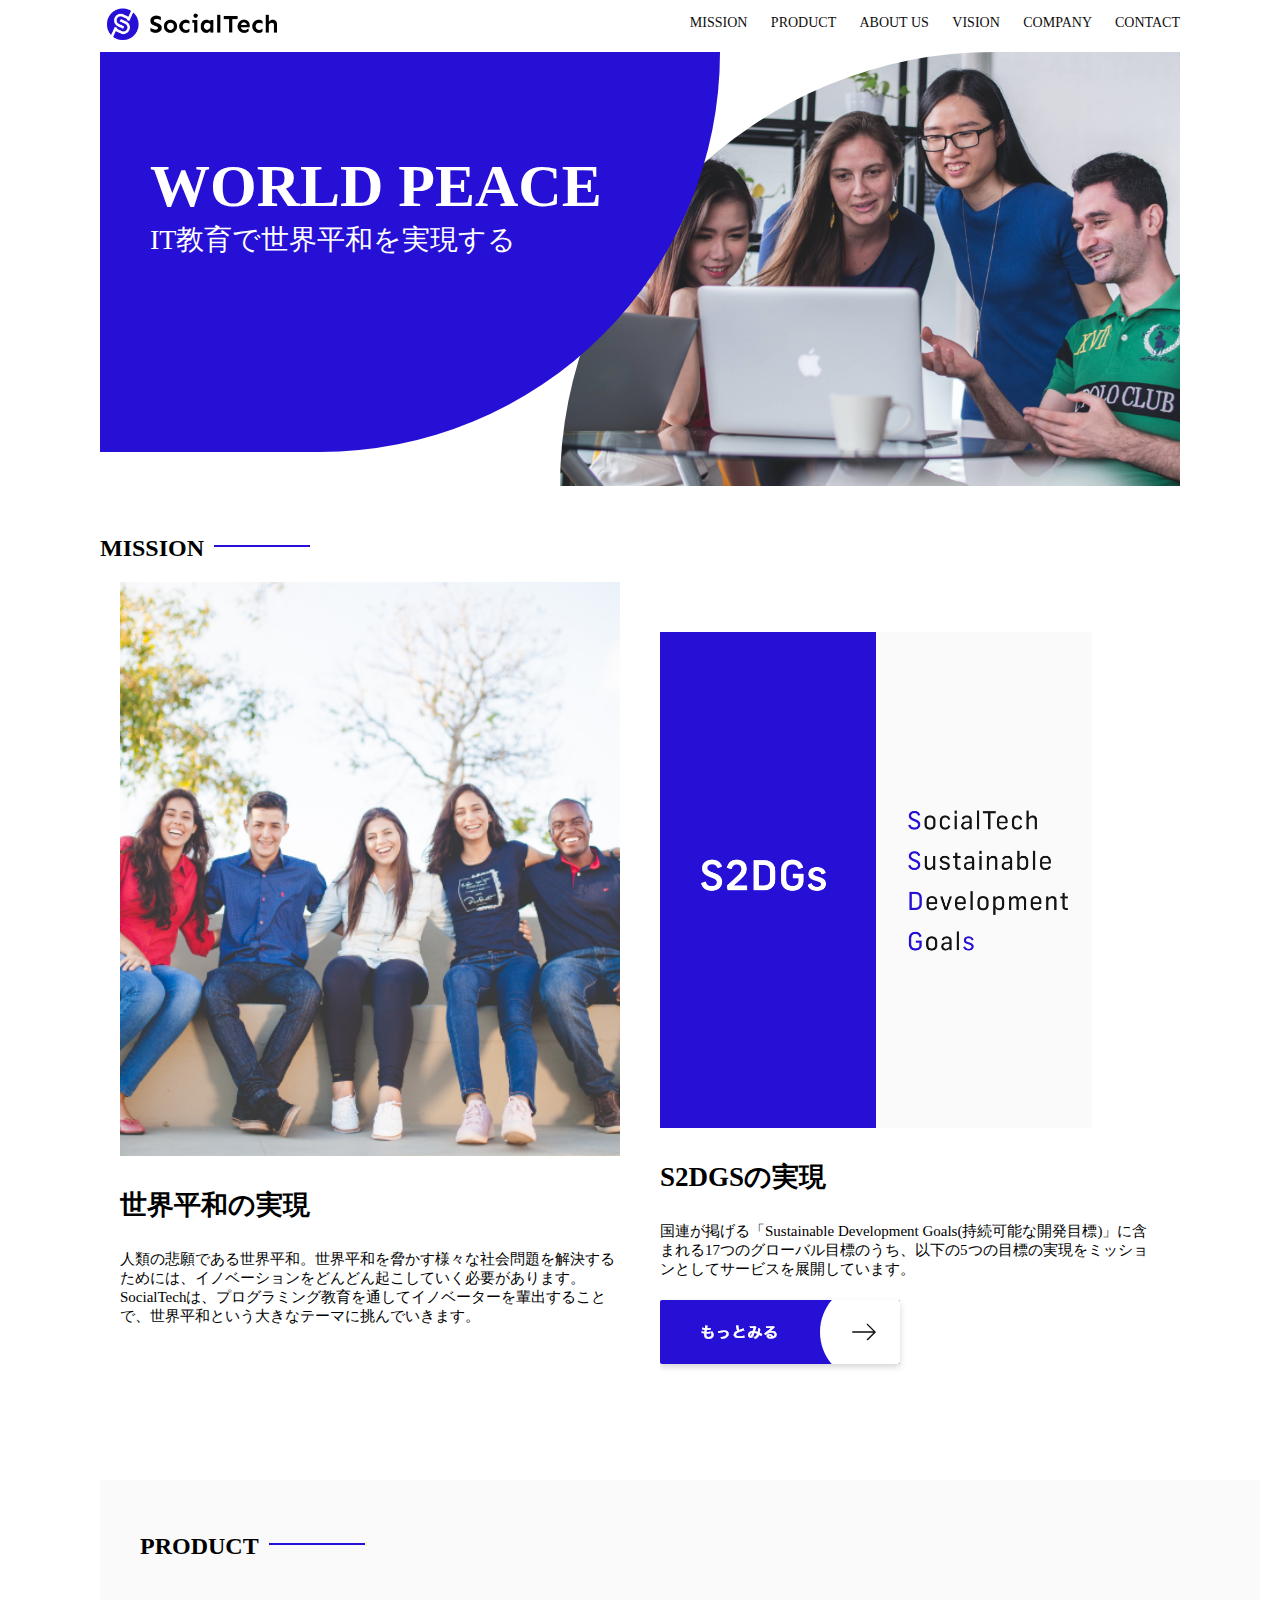
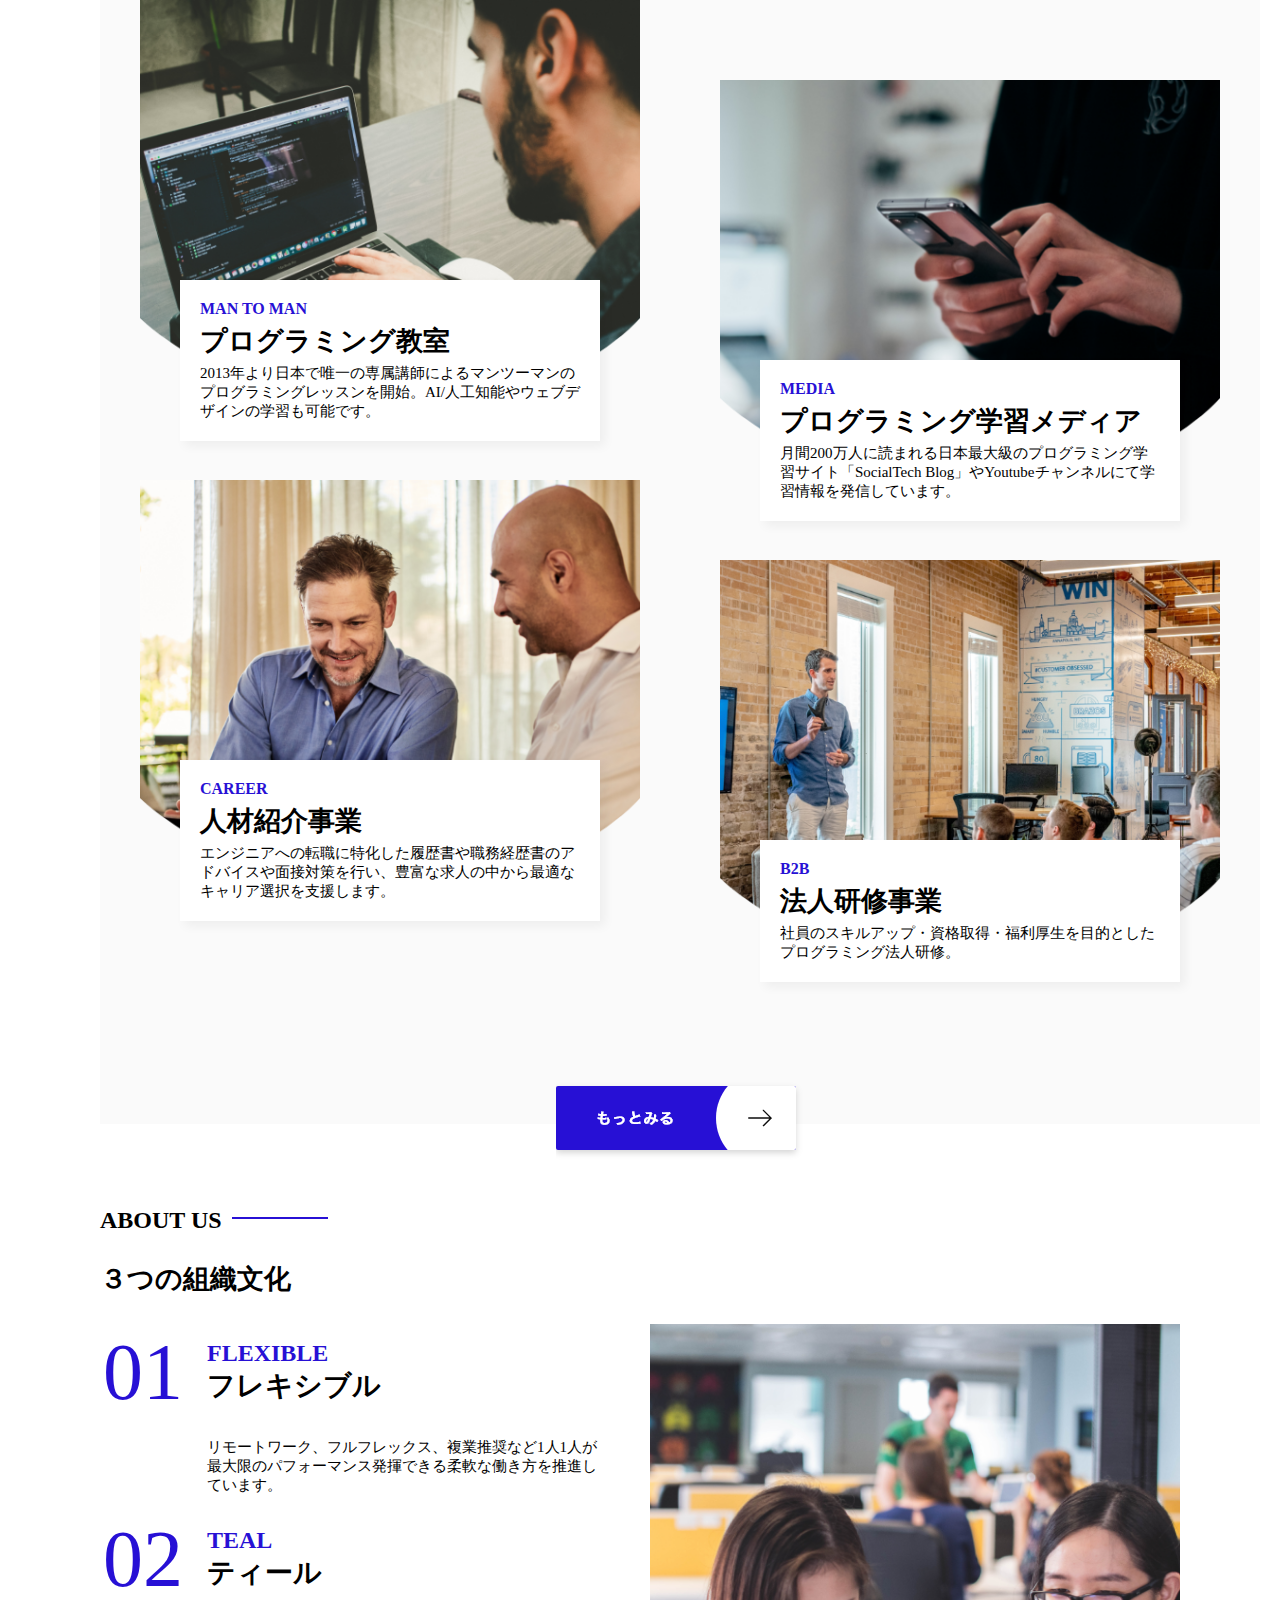
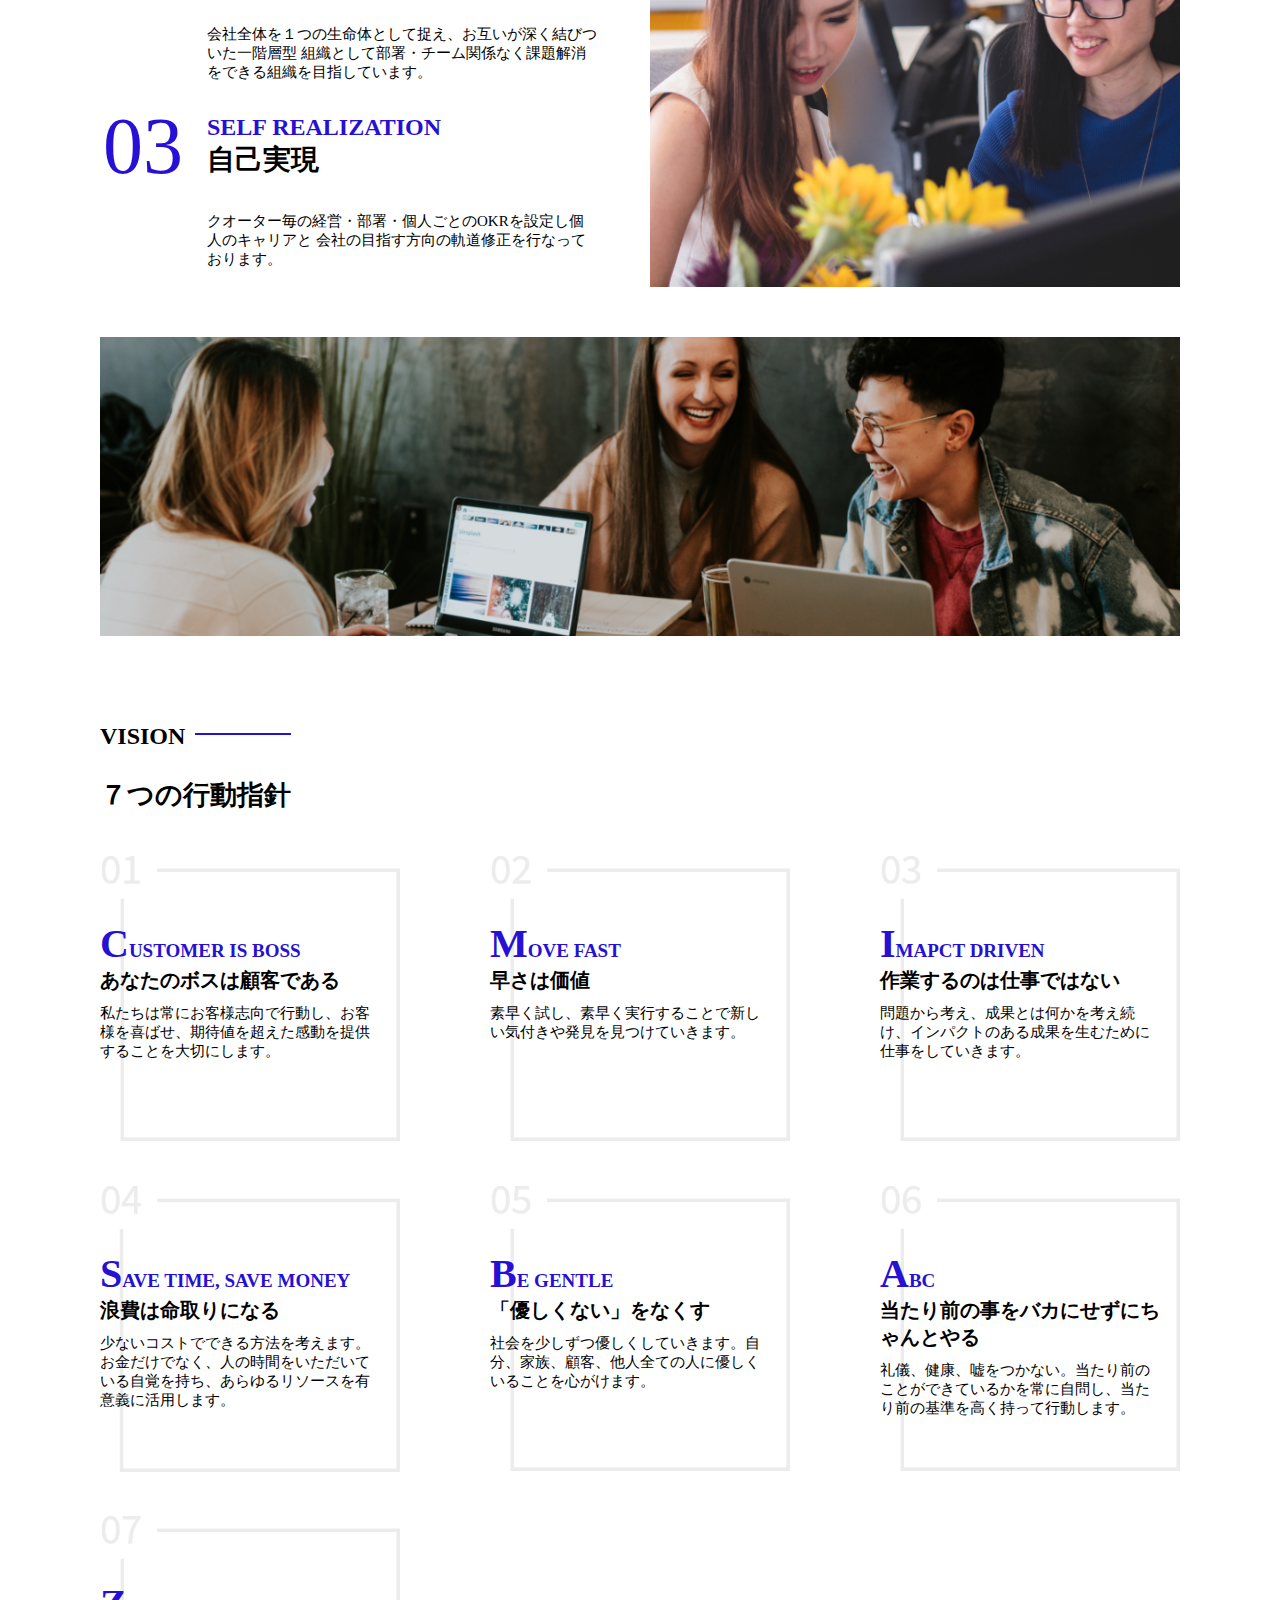
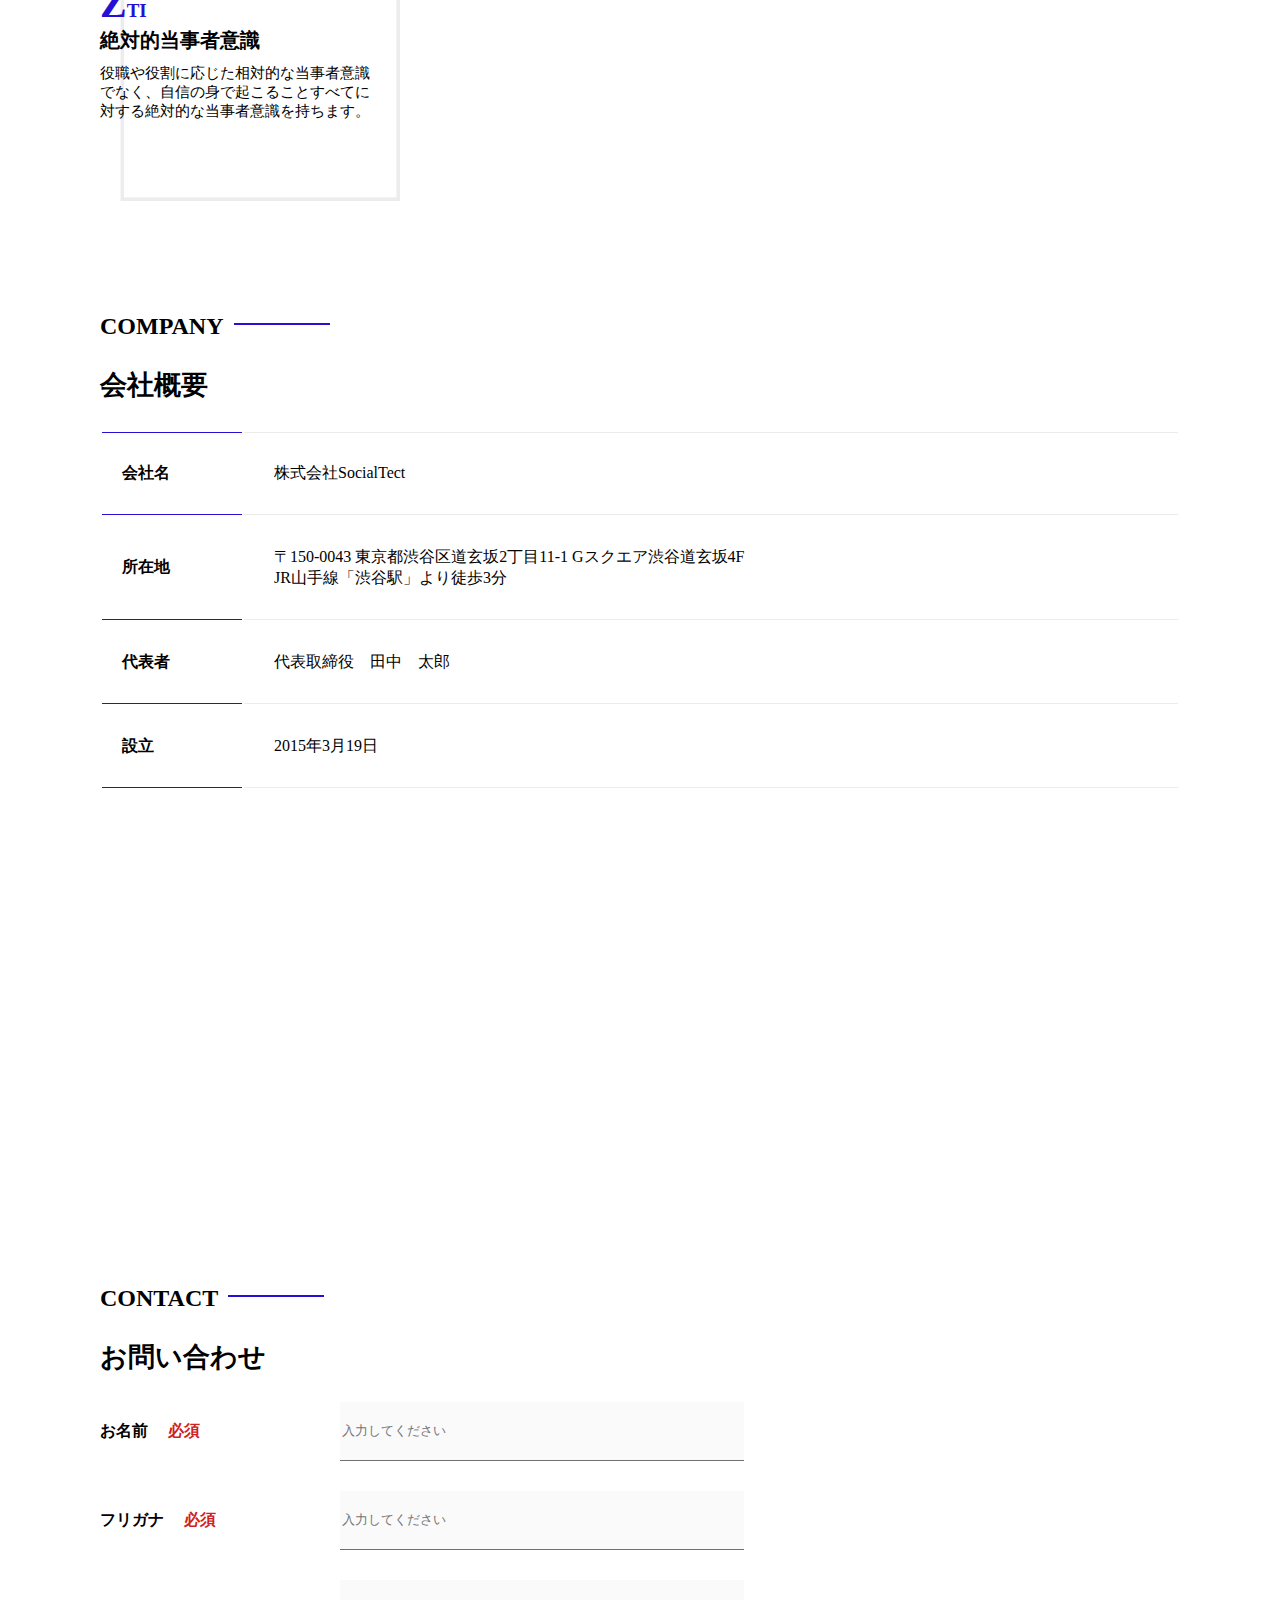
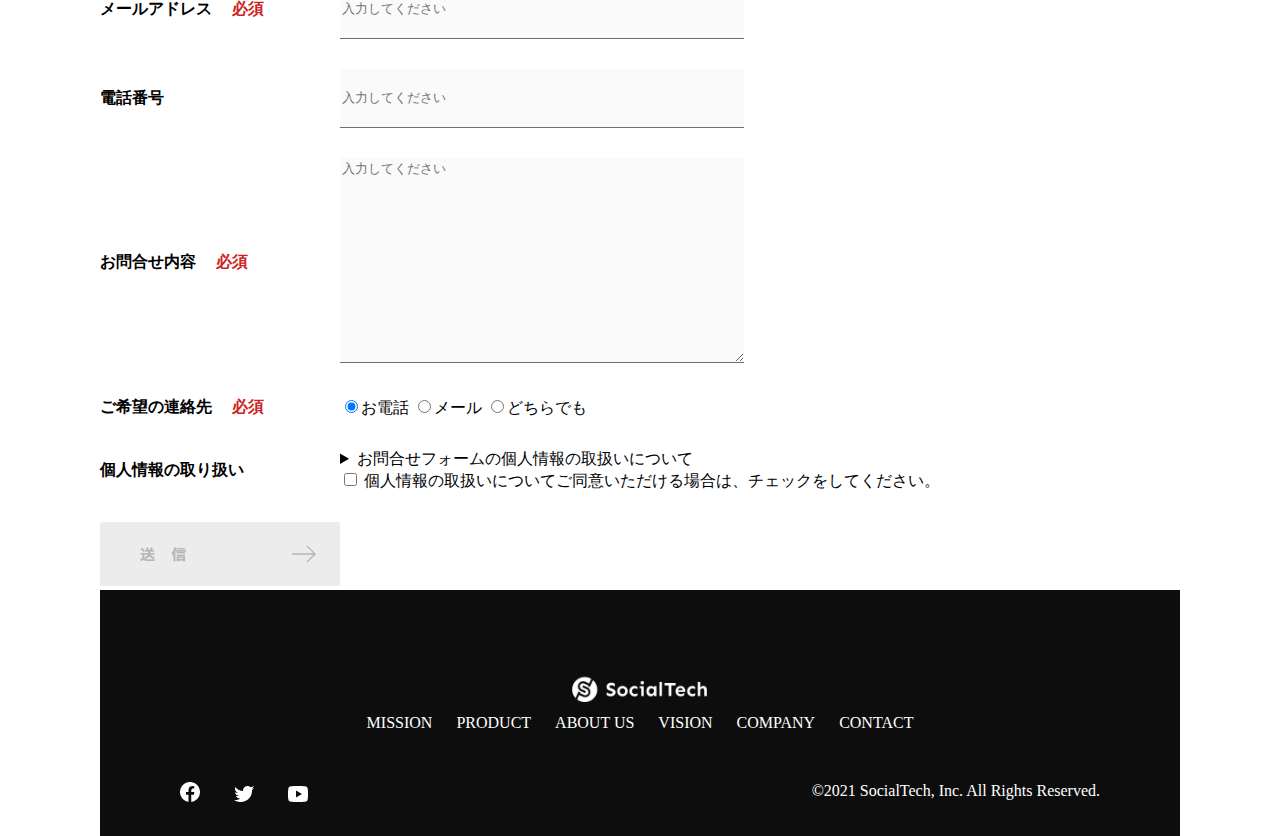
<file: index.html>
<!DOCTYPE html>
  <html>
    <head>
      <title>SocialTech</title>
      <meta charset="utf-8">
      <meta name="desciption" content="SocialTechはEdTech業界のリーディングカンパニーを目指します。">
      <meta name="viewport" content="width=device-width, initial-scale=1.0">
      <link rel="stylesheet" href="style.css">
      </head>
    <body>
      <!--　ヘッダー　-->
      <header>
        <!-- ロゴ -->
        <a href="index.html" id="logo"><img src="images/logo.png" alt="トップページに戻る"></a>
        <!-- PC用ナビゲーション -->
        <nav id="nav-pc">
          <a href="mission.html">MISSION</a>
          <a href="product.html">PRODUCT</a>
          <a href="index.html#aboutus">ABOUT US</a>
          <a href="index.html#vision">VISION</a>
          <a href="index.html#company">COMPANY</a>
          <a href="index.html#contact">CONTACT</a>
        </nav>
        <!--　スマホ用メニューボタン　-->
        <img id="menu-sp" src="images/button-menu.png" alt="ナビゲーションを開く" onclick="document.getElementById('nav-sp').style.display = 'block'">

        <!--　スマホ用ナビゲーション　-->
        <nav id="nav-sp">
          <img id="close" src="images/button-close.png" alt="ナビゲーションを閉じる" onclick="document.getElementById('nav-sp').style.display = 'none'">
          <a id="logo-sp" href="index.html" onclick="document.getElementById('nav-sp').style.display = 'none'"><img
                  src="images/logo-sp.png" alt="トップページに戻る"></a>
          <a class="menu" href="mission.html" onclick="document.getElementById('nav-sp').style.display = 'none'">MISSION</a>
          <a class="menu" href="product.html" onclick="document.getElementById('nav-sp').style.display = 'none'">PRODUCT</a>
          <a class="menu" href="index.html#aboutus" onclick="document.getElementById('nav-sp').style.display = 'none'">ABOUT
             US</a>      
          <a class="menu" href="index.html#vision"
            onclick="document.getElementById('nav-sp').style.display = 'none'">VISION</a>
          <a class="menu" href="index.html#company"
            onclick="document.getElementById('nav-sp').style.display = 'none'">COMPANY</a>
          <a class="menu" href="index.html#contact"
            onclick="document.getElementById('nav-sp').style.display = 'none'">CONTACT</a>  
          <div id="sns">
            <a href="https://www.facebook.com/sejuku2013"><img src="images/button-facebook.png" alt="Facebookのリンク"></a>
            <a href="https://twitter.com/samuraijuku"><img src="images/button-twitter.png" alt="Twitter"></a>
            <a href="https://www.youtube.com/channel/UCCFOQO5aDK0xXam4cUQXT8g"><img src="images/button-youtube.png" alt="YouTubeのリンク"></a>
          </div>
        </nav>
      </header>
      <main>
        <article>
            <!--　メインビジュアル　-->
            <section id="main-visual">
                <div id="main-message">
                  <h1>WORLD PEACE</h1>
                  <p>IT教育で世界平和を実現する</p>
                </div>
                <img src="images/index/index-main.png" alt="PCの周りに集まる多国籍の仲間たち">
            </section>
            <!--ミッション-->
            <section id="mission">
              <h2 classaa="index-h2">MISSION</h2>
              <div id="mission-flex">
                <div>
                  <img id="mission-photo" src="images/index/index-mission.png" alt="屋外のベンチで写真を撮影する多国籍の仲間たち">
                  <h3>世界平和の実現</h3>
                  <p>
                    人類の悲願である世界平和。世界平和を脅かす様々な社会問題を解決するためには、イノベーションをどんどん起こしていく必要があります。SocialTechは、プログラミング教育を通してイノベーターを輩出することで、世界平和という大きなテーマに挑んでいきます。
                  </p>
                </div>
                <div>
                  <img id="s2dgs" src="images/index/s2dgs.png" alt="S2DGs">
                  <h3>S2DGSの実現</h3>
                  <p>国連が掲げる「Sustainable Development Goals(持続可能な開発目標)」に含まれる17つのグローバル目標のうち、以下の5つの目標の実現をミッションとしてサービスを展開しています。</p>
                  <a href="mission.html">
                    <img src="images/button-more.png" alt="もっとみる">
                  </a>
                </div>
              </div>
            </section>
            <!--　プロダクト　-->
            <section id="product">
              <h2 class="index-h2">PRODUCT</h2>
              <div>
                <div id="product-left">
                  <div>
                    <img class="product-photo" src="images/index/index-mantoman.png" alt="PCでコードを書く男性">
                    <div class="product-explain">
                      <span>MAN TO MAN</span>
                      <h3>プログラミング教室</h3>
                      <p>2013年より日本で唯一の専属講師によるマンツーマンのプログラミングレッスンを開始。AI/人工知能やウェブデザインの学習も可能です。</p>
                    </div>
                  </div>
                  <div>
                    <img class="product-photo" src="images/index/index-career.png" alt="笑顔で話し合う２人の男性">
                    <div class="product-explain">
                      <span>CAREER</span>
                      <h3>人材紹介事業</h3>
                      <p>エンジニアへの転職に特化した履歴書や職務経歴書のアドバイスや面接対策を行い、豊富な求人の中から最適なキャリア選択を支援します。</p>
                    </div>
                  </div>
                </div>
                <div id="product-right">
                  <div>
                    <img class="product-photo" src="images/index/index-media.png" alt="スマートフォンを操作する人">
                    <div class="product-explain">
                      <span>MEDIA</span>
                      <h3>プログラミング学習メディア</h3>
                      <p>月間200万人に読まれる日本最大級のプログラミング学習サイト「SocialTech Blog」やYoutubeチャンネルにて学習情報を発信しています。</p>
                    </div>
                  </div>
                  <div>
                    <img class="product-photo" src="images/index/index-b2b.png" alt="講演中の男性とそれを聴く人々">
                    <div class="product-explain">
                      <span>B2B</span>
                      <h3>法人研修事業</h3>
                      <p>社員のスキルアップ・資格取得・福利厚生を目的としたプログラミング法人研修。</p>
                    </div>
                  </div>
                </div>
              </div>
              <div>
                <a id="product-more" href="product.html">
                  <img src="images/button-more.png" alt="もっとみる">
                </a>
              </div>
            </section>
            <!--ABOUT US-->
            <section id="aboutus">
              <h2 class="index-h2">ABOUT US</h2>
              <h3>３つの組織文化</h3>
              <div>
                <table class="culture-table">
                  <tr>
                    <td>
                      <span class="culture-num">01</span>
                    </td>
                    <td>
                      <span class="culture-en">FLEXIBLE</span>
                      <span class="culture-jp">フレキシブル</span>
                    </td>
                  </tr>
                  <tr>
                    <td>
                      <!--空のセル-->
                    </td>
                    <td>
                      <p class="culture-description">
                        リモートワーク、フルフレックス、複業推奨など1人1人が最大限のパフォーマンス発揮できる柔軟な働き方を推進しています。
                      </p>
                    </td>
                  </tr>
                  <tr>
                    <td>
                      <span class="culture-num">02</span>
                    </td>
                    <td>
                      <span class="culture-en">TEAL</span>
                      <span class="culture-jp">ティール</span>
                    </td>
                  </tr>
                  <tr>
                    <td>
                      <!--空のセル-->
                    </td>
                    <td>
                      <p class="culture-description">
                        会社全体を１つの生命体として捉え、お互いが深く結びついた一階層型
                        組織として部署・チーム関係なく課題解消をできる組織を目指しています。
                      </p>
                    </td>
                  </tr>
                  <tr>
                    <td>
                      <span class="culture-num">03</span>
                    </td>
                    <td>
                      <span class="culture-en">SELF REALIZATION</span>
                      <span class="culture-jp">自己実現</span>
                    </td>
                  </tr>
                  <tr>
                    <td>
                      <!--空のセル-->
                    </td>
                    <td>
                      <p class="culture-description">
                        クオーター毎の経営・部署・個人ごとのOKRを設定し個人のキャリアと
                        会社の目指す方向の軌道修正を行なっております。
                      </p>
                    </td>
                  </tr>
                </table>
                 <img class="culture-img" src="images/index/index-aboutus1.png" alt="笑顔で話し合う2人の女性">
              </div>
                <img class="culture-img2" src="images/index/index-aboutus2.png" alt="笑顔で話し合う3人の男女">
            </section>
            <!-- VISION -->
            <section id="vision">
              <h2 class="index-h2">VISION</h2>
              <h3>７つの行動指針</h3>
              <div>
                <div class="vision-box">
                  <img src="images/index/vision-01.png" alt="01">
                  <span>
                    <h4>CUSTOMER IS BOSS</h4>
                    <h5>あなたのボスは顧客である</h5>
                    <p>私たちは常にお客様志向で行動し、お客様を喜ばせ、期待値を超えた感動を提供することを大切にします。</p>
                  </span>
                </div>
                <div class="vision-box">
                  <img src="images/index/vision-02.png" alt="02">
                  <span>
                    <h4>MOVE FAST</h4>
                    <h5>早さは価値</h5>
                    <p>素早く試し、素早く実行することで新しい気付きや発見を見つけていきます。</p>
                  </span>
                </div>
                <div class="vision-box">
                  <img src="images/index/vision-03.png" alt="03">
                  <span>
                    <h4>IMAPCT DRIVEN</h4>
                    <h5>作業するのは仕事ではない</h5>
                    <p>問題から考え、成果とは何かを考え続け、インパクトのある成果を生むために仕事をしていきます。</p>
                  </span>
                </div>
                <div class="vision-box">
                  <img src="images/index/vision-04.png" alt="04">
                  <span>
                    <h4>SAVE TIME, SAVE MONEY</h4>
                    <h5>浪費は命取りになる</h5>
                    <p>少ないコストでできる方法を考えます。お金だけでなく、人の時間をいただいている自覚を持ち、あらゆるリソースを有意義に活用します。</p>
                  </span>
                </div>
                <div class="vision-box">
                  <img src="images/index/vision-05.png" alt="05">
                  <span>
                    <h4>BE GENTLE</h4>
                    <h5>「優しくない」をなくす</h5>
                    <p>社会を少しずつ優しくしていきます。自分、家族、顧客、他人全ての人に優しくいることを心がけます。</p>
                  </span>
                </div>
                <div class="vision-box">
                  <img src="images/index/vision-06.png" alt="06">
                  <span>
                    <h4>ABC</h4>
                    <h5>当たり前の事をバカにせずにちゃんとやる</h5>
                    <p>礼儀、健康、嘘をつかない。当たり前のことができているかを常に自問し、当たり前の基準を高く持って行動します。</p>
                  </span>
                </div>
                <div class="vision-box">
                  <img src="images/index/vision-07.png" alt="07">
                  <span>
                    <h4>ZTI</h4>
                    <h5>絶対的当事者意識</h5>
                    <p>役職や役割に応じた相対的な当事者意識でなく、自信の身で起こることすべてに対する絶対的な当事者意識を持ちます。</p>
                  </span>
                </div>
              </div>
            </section> 
            <!-- COMPANY -->
            <section id="company">
              <h2 class="index-h2">COMPANY</h2>
              <h3>会社概要</h3>
              <table id="company-table">
                <tr>
                  <th class="tableheader-first">会社名</th>
                  <td class="cell-first">株式会社SocialTect</td>
                </tr>
                <tr>
                  <th class="tableheader">所在地</th>
                  <td class="cell">〒150-0043 東京都渋谷区道玄坂2丁目11-1 Gスクエア渋谷道玄坂4F<br>JR山手線「渋谷駅」より徒歩3分</td>
                </tr>
                <tr>
                  <th class="tableheader">代表者</th>
                  <td class="cell">代表取締役　田中　太郎</td>
                </tr>
                <tr>
                  <th class="tableheader">設立</th>
                  <td class="cell">2015年3月19日</td>
                </tr>
              </table>
              <iframe
                 src="https://www.google.com/maps/embed?pb=!1m18!1m12!1m3!1d3241.7759544892483!2d139.69399665123464!3d35.65789123876098!2m3!1f0!2f0!3f0!3m2!1i1024!2i768!4f13.1!3m3!1m2!1s0x60188caa0042e8d1%3A0xba130bea826a7aa2!2z44CSMTUwLTAwNDMg5p2x5Lqs6YO95riL6LC35Yy66YGT546E5Z2C77yS5LiB55uu77yR77yR4oiS77yR!5e0!3m2!1sja!2sjp!4v1636872991912!5m2!1sja!2sjp"
                 style="border:0;" allowfullscreen="" loading="lazy">
              </iframe>   
            </section>
            <!--　お問い合わせフォーム　-->
            <section id="contact">
              <h2 class="index-h2">CONTACT</h2>
              <h3>お問い合わせ</h3>
              <form action="https://api.staticforms.xyz/submit" method="post">
                <input type="text" name="honeypot" style="display:none">
                <!-- STATIC FORMSのアクセスキー -->
                <input type="hidden" name="accessKey" value="da935e51-105d-4949-8562-4e60f16ebd29">
                <!--メールのタイトル-->
                <input type="hidden" name="subject" value="お問い合わせフォーム" />
                <!--送信先のメールアドレスをvalueに設定する-->
                <input type="hidden" name="replyTo" value="nonogymkmct@gmail.com">
                <!--redirectToのURLは公開後のURLへリンクする-->
                <input type="hidden" name="redirectTo" value="">
                <div>
                  <div class="contact-heading">
                    <label class="contact-label">お名前<span class="contact-span">必須</span></label>
                  </div>
                  <div class="contact-form">
                    <input type="text" name="name" placeholder="入力してください" class="contact-textbox">
                  </div>
                </div>
                <div>
                  <div class="contact-heading">
                    <label class="contact-label">フリガナ<span class="contact-span">必須</span></label>
                  </div>
                  <div>
                    <input type="text" name="hurigana" placeholder="入力してください" class="contact-textbox">
                  </div>
                </div>
                <div>
                  <div class="contact-heading">
                    <label class="contact-label">メールアドレス<span class="contact-span">必須</span></label>
                  </div>
                  <div>
                    <input type="text" name="email" placeholder="入力してください" class="contact-textbox">
                  </div>
                </div> 
                <div>
                  <div class="contact-heading">
                    <label class="contact-label">電話番号</label>
                  </div>
                  <div>
                    <input type="text" name="tel" placeholder="入力してください" class="contact-textbox">
                  </div>
                </div> 
                <div>
                  <div class="contact-heading">
                    <label class="contact-label">お問合せ内容<span class="contact-span">必須</span></label>
                  </div>
                  <div>
                    <textarea class="contact-textarea" placeholder="入力してください" name="message"></textarea>
                  </div>
                </div>
                <div>
                  <div class="contact-heading">
                    <label class="contact-label">ご希望の連絡先<span class="contact-span">必須</span></label>
                  </div>
                  <div>
                    <input class="radiobutton" type="radio" value="tel" name="contact" checked><label>お電話</label>
                    <input class="radiobutton" type="radio" value="mail" name="contact"><label>メール</label>
                    <input class="radiobutton" type="radio" value="both" name="contact"><label>どちらでも</label>
                  </div>
                </div>
                <div>
                  <div class="contact-heading">
                    <label class="contact-label">個人情報の取り扱い</label>
                  </div>
                  <div>
                    <details>
                      <summary>お問合せフォームの個人情報の取扱いについて</summary>
                      <div>
                        <span>1.組織の名称又は氏名</span><br>
                        株式会社SocialTech<br><br>
                        <span>２．個人情報保護管理者（若しくはその代理人）の氏名又は職名、所属及び連絡先
                          鈴木 一郎 コーポレート部</span><br>
                          メールアドレス：support@socialtech.net<br>
                          TEL：03-xxxx-xxxx<br><br>
                          <span>３．個人情報の利用目的</span><br>
                         ・本サービス及び本サービスに関連する情報の提供又はそれらに関する連絡のため<br>
                         ・ユーザーの本人確認のため<br>
                         ・当社サービスのご案内のため<br>
                         ・当社の商品等の広告または宣伝（電子メールによるものを含むものとします。）<br><br>
                         <span>４．個人情報の取り扱い業務の委託</span><br>
                         個人情報の取扱業務の全部または一部を外部に業務委託する場合があります。<br>
                         その際、弊社は、個人情報を適切に保護できる管理体制を敷き実行していることを条件として<br>
                         委託先を厳選したうえで、機密保持契約を委託先と締結し、お客様の個人情報を厳密に管理させます。<br><br>
                         <span>５．個人情報の開示等の請求</span><br>
                         お客様は、弊社に対してご自身の個人情報の開示等（利用目的の通知、開示、内容の訂正・追加・削除、利用の停止または消去、第三者への提供の停止）に関して、当社問合わせ窓口に申し出ることができます。<br>
                         その際、弊社はお客様ご本人を確認させていただいたうえで、合理的な期間内に対応いたします。<br><br>
                         なお、個人情報に関する弊社問合わせ先は、次の通りです。<br><br>
                         株式会社SocialTech　個人情報問合せ窓口<br>
                         〒150-0043　東京都渋谷区道玄坂2丁目11-1 Ｇスクエア渋谷道玄坂 4F<br>
                         メールアドレス：support@socialtech.net　TEL：03-xxxx-xxxx<br><br>
                         <span>６．個人情報を提供されることの任意性について</span><br><br>
                         お客様がご自身の個人情報を弊社に提供されるか否かは、お客様のご判断によりますが、もしご提供されない場合には、適切なサービスが提供できない場合がありますので予めご了承ください。
                      </div>
                    </details>
                    <input type="checkbox" name="agree">
                    <span>個人情報の取扱いについてご同意いただける場合は、チェックをしてください。</span>
                  </div>
                </div>
                <input type="image" value="Submit" src="images/button-submit.png" alt="送信する">
              </form>
            </section>
        </article>
        <footer>
          <div id="footer=logo">
            <img src="images/logo-sp.png" alt="SocialTech">
          </div>
          <div id="footer-link">
            <a href="mission.html">MISSION</a>
            <a href="product.html">PRODUCT</a>
            <a href="index.html#aboutus">ABOUT US</a>
            <a href="index.html#vision">VISION</a>
            <a href="index.html#company">COMPANY</a>
            <a href="index.html#contact">CONTACT</a>
          </div>
          <div id="sns-footer">
            <a href="https://www.facebook.com/sejuku2013"><img src="images/button-facebook.png" alt="Facebookのリンク"></a>
            <a href="https://twitter.com/samuraijuku"><img src="images/button-twitter.png" alt="Twitterのリング"></a>
            <a href="https://www.youtube.com/channel/UCCFOQO5aDK0xXam4cUQXT8g"><img src="images/button-youtube.png" alt="YouTubeのリンク"></a>
            <span id="copyright">&copy;2021 SocialTech, Inc. All Rights Reserved.</span>
          </div>
        </footer>
      </main>
    </body>
  </html>
</file>
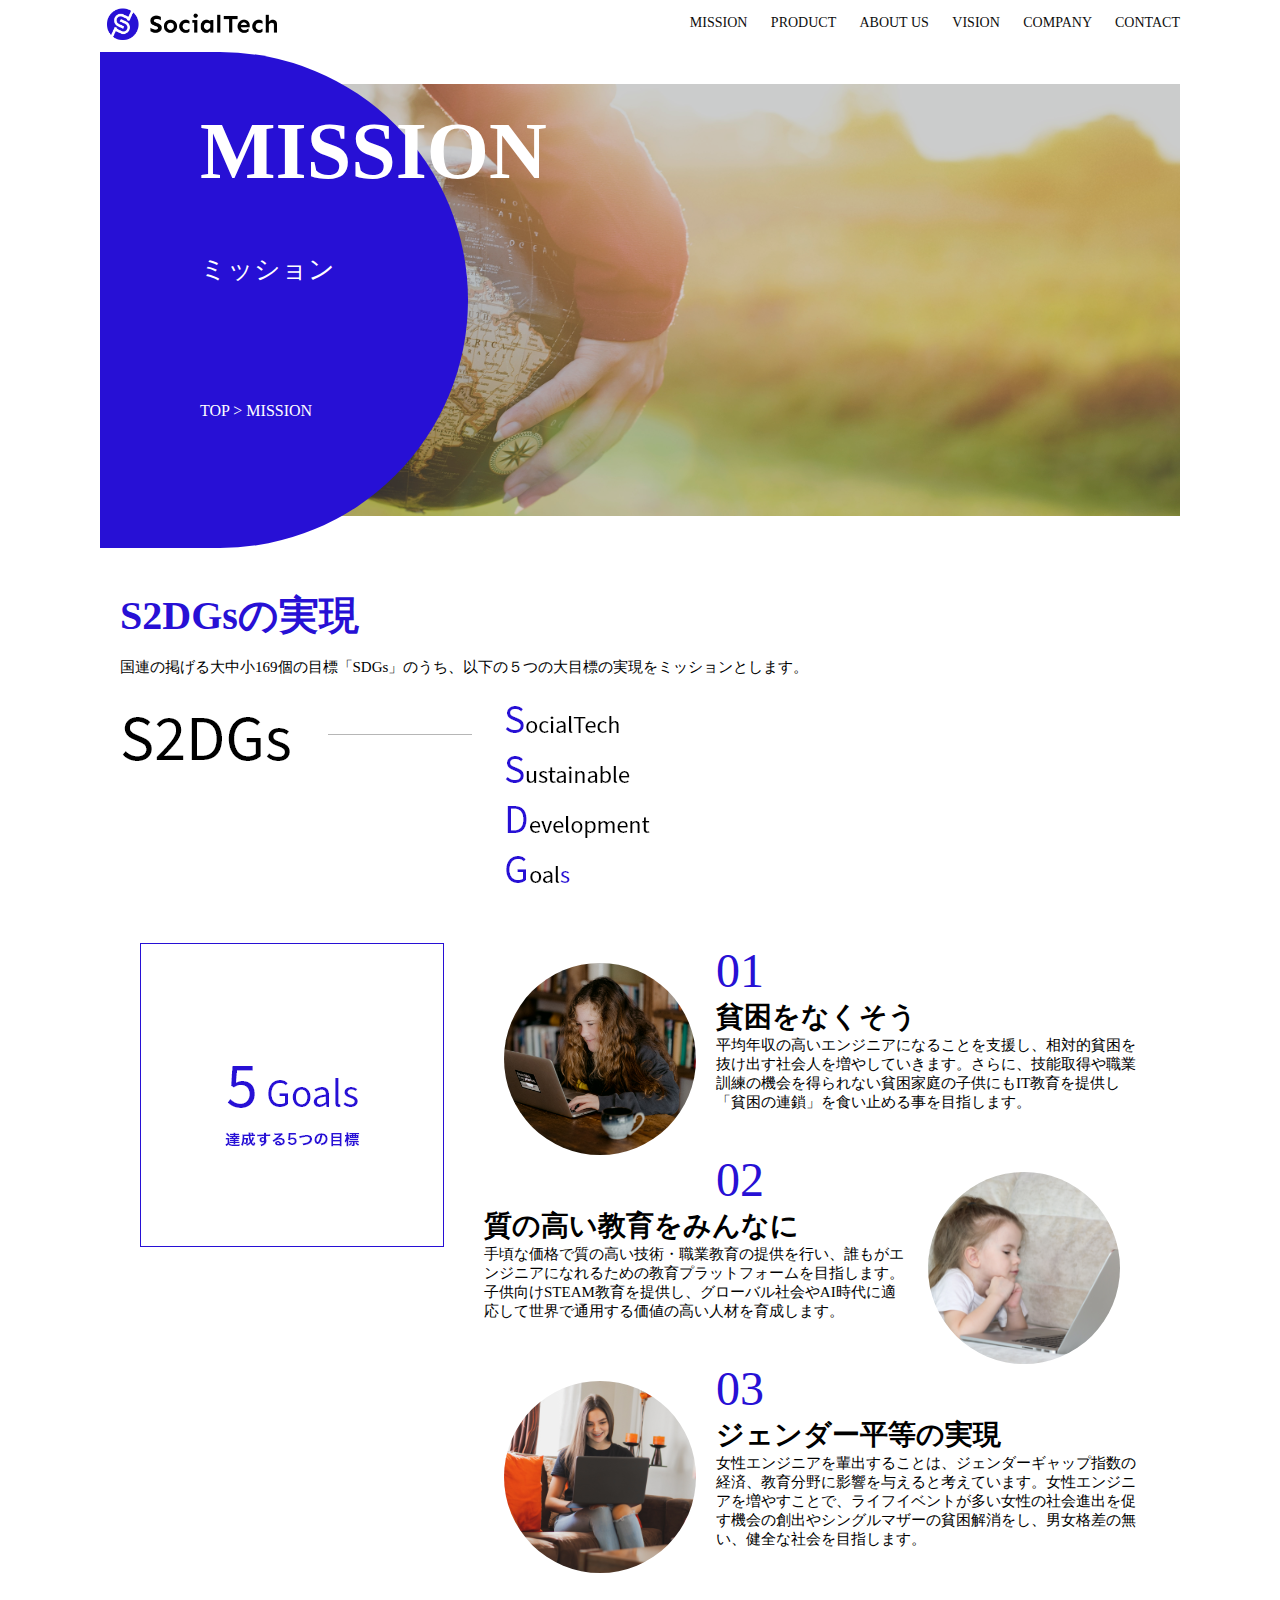
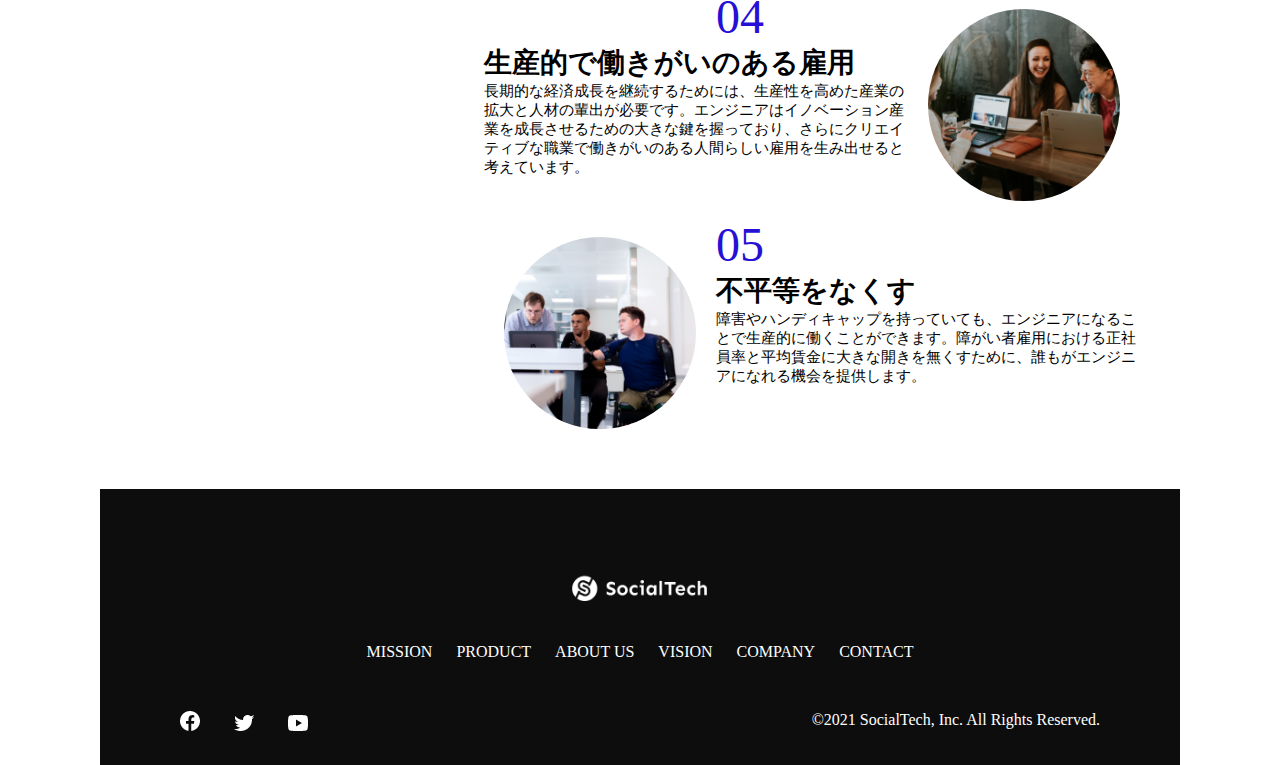
<file: mission.html>
<!DOCTYPE html>
<html>
  <head>
    <title>SocialTech - MISSION ミッション -</title>
    <meta charset="utf-8">
    <meat name="description" content="SocialTechが目指す5つの目標(S2DGs)を紹介します">
    <meat name="viewport" content="width=device-width, initial-scale=1.0">
    <link rel="stylesheet" href="style.css">
  </head>

  <body>
    <!--　ヘッダー　-->
    <header>
      <!--　ロゴ　-->
      <a href="index.html" id="logo"><img src="images/logo.png" alt="トップページの戻る"></a>

      <!--　PC用ナビゲーション　-->
      <nav id="nav-pc">
        <a href="mission.html">MISSION</a>
        <a href="product.html">PRODUCT</a>
        <a href="index.html#aboutus">ABOUT US</a>
        <a href="index.html#vision">VISION</a>
        <a href="index.html#company">COMPANY</a>
        <a href="index.html#contact">CONTACT</a>
      </nav>

      <!--　スマホ用メニューボタン　-->
      <img id="menu-sp" src="images/button-menu.png" alt="ナビゲーションを開く" onclick="document.getElementById('nav-sp').style.display = 'block'">

      <!--　スマホ用ナビゲーション　-->
      <nav id="nav-sp">
        <img id="close" src="images/button-close.png" alt="ナビゲーションを閉じる" onclick="document.getElementById('nav-sp').style.display = 'none'">
        <a id="logo-sp" href="index.html" onclick="document.getElementById('nav-sp').style.display = 'none'"><img
           src="images/logo-sp.png" alt="トップページに戻る"></a>
        <a class="menu" href="mission.html" onclick="document.getElementById('nav-sp').style.display = 'none'">MISSION</a> 
        <a class="menu" href="product.html" onclick="document.getElementById('nav-sp').style.display = 'none'">PRODUCT</a>
        <a class="menu" href="index.html#aboutus" onclick="document.getElementById('nav-sp').style.display = 'none'">ABOUT
           US</a>  
        <a class="menu" href="index.html#vision"
           onclick="document.getElementById('nav-sp').style.display = 'none'">VISION</a>
        <a class="menu" href="index.html#company"
           onclick="document.getElementById('nav-sp').style.display = 'none'">COMPANY</a>
        <a class="menu" href="index.html#contact"
           onclick="document.getElementById('nav-sp').style.display = 'none'">CONTACT</a>
        <div id="sns">
           <a href="https://www.facebook.com/sejuku2013"><img src="images/button-facebook.png" alt="Facebookのリンク"></a>
           <a href="https://twitter.com/samuraijuku"><img src="images/button-twitter.png" alt="Twitterのリンク"></a>
           <a href="https://www.youtube.com/channel/UCCFOQO5aDK0xXam4cUQXT8g"><img src="images/button-youtube.png" alt="YouTubeのリンク"></a>
        </div>   
      </nav>
    </header>
    <main>
      <article>
        <section id="mission-main">
          <div id="mission-title">
            <h1>MISSION</h1>
            <span>ミッション</span>
            <div>TOP > MISSION</div>
          </div>
        </section>
        <section id="mission-s2dgs">
          <h2 class="mission-h2">S2DGsの実現</h2>
          <p>国連の掲げる大中小169個の目標「SDGs」のうち、以下の５つの大目標の実現をミッションとします。</p>
          <img src="images/mission/mission-s2dgs.png" alt="S2DGs">
        </section>
        <section id="mission-5goals">
          <div>
            <img id="s2dgs-image" src="images/mission/mission-5goals.png" alt="5Goals">
          </div>
          <div>
            <div>
              <img class="fivegoals-image-left" src="images/mission/mission-5goals01.png" alt="PCを操作する女の子">
              <span class="fivegoals-number">01</span>
              <h3 class="fivegoals-h3">貧困をなくそう</h3>
              <p class="fivegoals-p">
                平均年収の高いエンジニアになることを支援し、相対的貧困を抜け出す社会人を増やしていきます。さらに、技能取得や職業訓練の機会を得られない貧困家庭の子供にもIT教育を提供し「貧困の連鎖」を食い止める事を目指します。
              </p>
            </div>

            <div>
              <img class="fivegoals-image-right" src="images/mission/mission-5goals02.png" alt="PCを見つめる小さい女の子">
              <span class="fivegoals-number">02</span>
              <h3 class="fivegoals-h3">質の高い教育をみんなに</h3>
              <p class="fivegoals-p">
                手頃な価格で質の高い技術・職業教育の提供を行い、誰もがエンジニアになれるための教育プラットフォームを目指します。子供向けSTEAM教育を提供し、グローバル社会やAI時代に適応して世界で通用する価値の高い人材を育成します。
              </p>
            </div>
    
            <div>
              <img class="fivegoals-image-left" src="images/mission/mission-5goals03.png" alt="PCを操作する女性">
              <span class="fivegoals-number">03</span>
              <h3 class="fivegoals-h3">ジェンダー平等の実現</h3>
              <p class="fivegoals-p">
                女性エンジニアを輩出することは、ジェンダーギャップ指数の経済、教育分野に影響を与えると考えています。女性エンジニアを増やすことで、ライフイベントが多い女性の社会進出を促す機会の創出やシングルマザーの貧困解消をし、男女格差の無い、健全な社会を目指します。
              </p>
            </div>
    
            <div>
              <img class="fivegoals-image-right" src="images/mission/mission-5goals04.png" alt="笑顔で話し合う3人の男女">
              <span class="fivegoals-number">04</span>
              <h3 class="fivegoals-h3">生産的で働きがいのある雇用</h3>
              <p class="fivegoals-p">
                長期的な経済成長を継続するためには、生産性を高めた産業の拡大と人材の輩出が必要です。エンジニアはイノベーション産業を成長させるための大きな鍵を握っており、さらにクリエイティブな職業で働きがいのある人間らしい雇用を生み出せると考えています。
              </p>
            </div>
    
            <div>
              <img class="fivegoals-image-left" src="images/mission/mission-5goals05.png" alt="障害を持つ男性が生き生きと働く様子">
              <span class="fivegoals-number">05</span>
              <h3 class="fivegoals-h3">不平等をなくす</h3>
              <p class="fivegoals-p">
                障害やハンディキャップを持っていても、エンジニアになることで生産的に働くことができます。障がい者雇用における正社員率と平均賃金に大きな開きを無くすために、誰もがエンジニアになれる機会を提供します。
              </p>
            </div>
          </div>
        </section>
      </article>
      <footer>
        <div id="footer-logo">
          <img src="images/logo-sp.png" alt="SocialTech">
        </div>
        <div id="footer-link">
          <a href="mission.html">MISSION</a>
          <a href="product.html">PRODUCT</a>
          <a href="index.html#aboutus">ABOUT US</a>
          <a href="index.html#vision">VISION</a>
          <a href="index.html#company">COMPANY</a>
          <a href="index.html#contact">CONTACT</a>
        </div>
        <div id="sns-footer">
          <a href="https://www.facebook.com/sejuku2013"><img src="images/button-facebook.png" alt="Facebookのリンク"></a>
          <a href="https://twitter.com/samuraijuku"><img src="images/button-twitter.png" alt="Twitterのリンク"></a>
          <a href="https://www.youtube.com/channel/UCCFOQO5aDK0xXam4cUQXT8g"><img src="images/button-youtube.png" alt="YouTubeのリンク"></a>
          <span id="copyright">&copy;2021 SocialTech, Inc. All Rights Reserved. </span>
        </div>
      </footer>
    </main>
  </body>
</html>
</file>
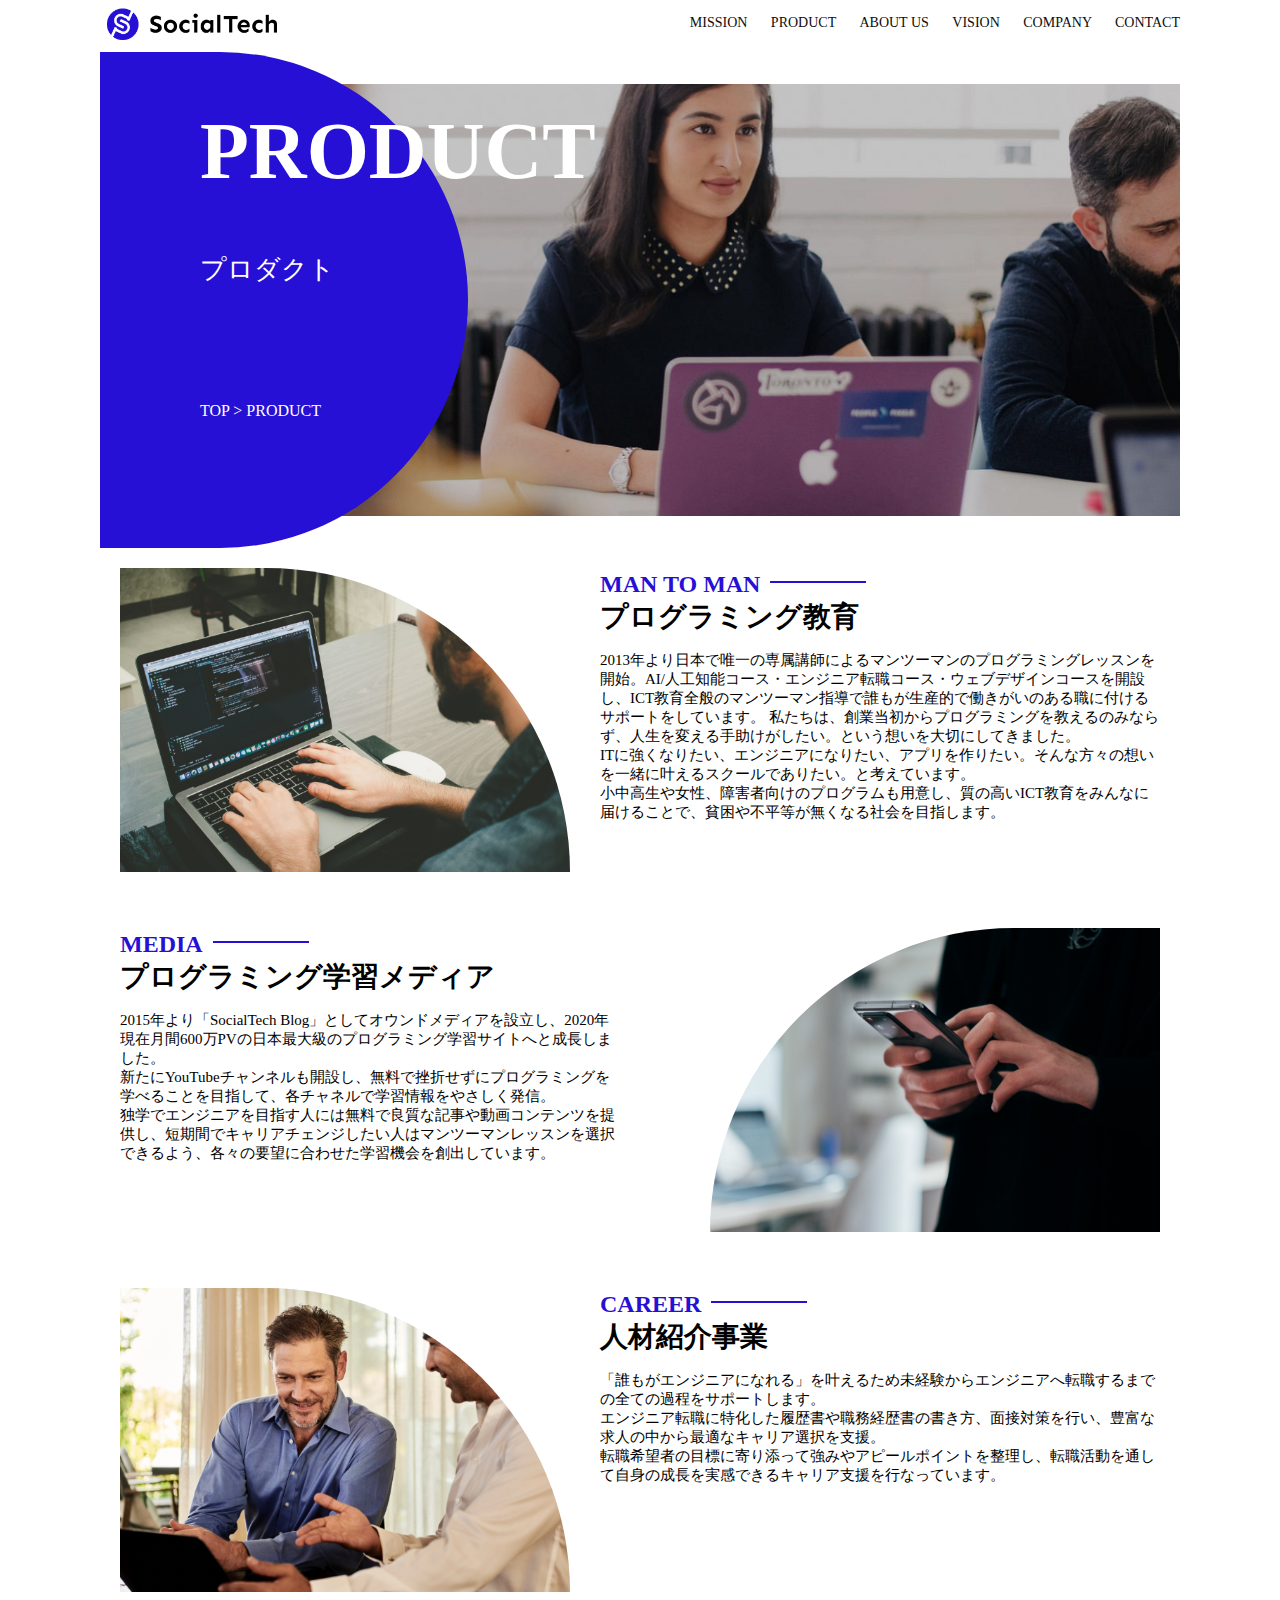
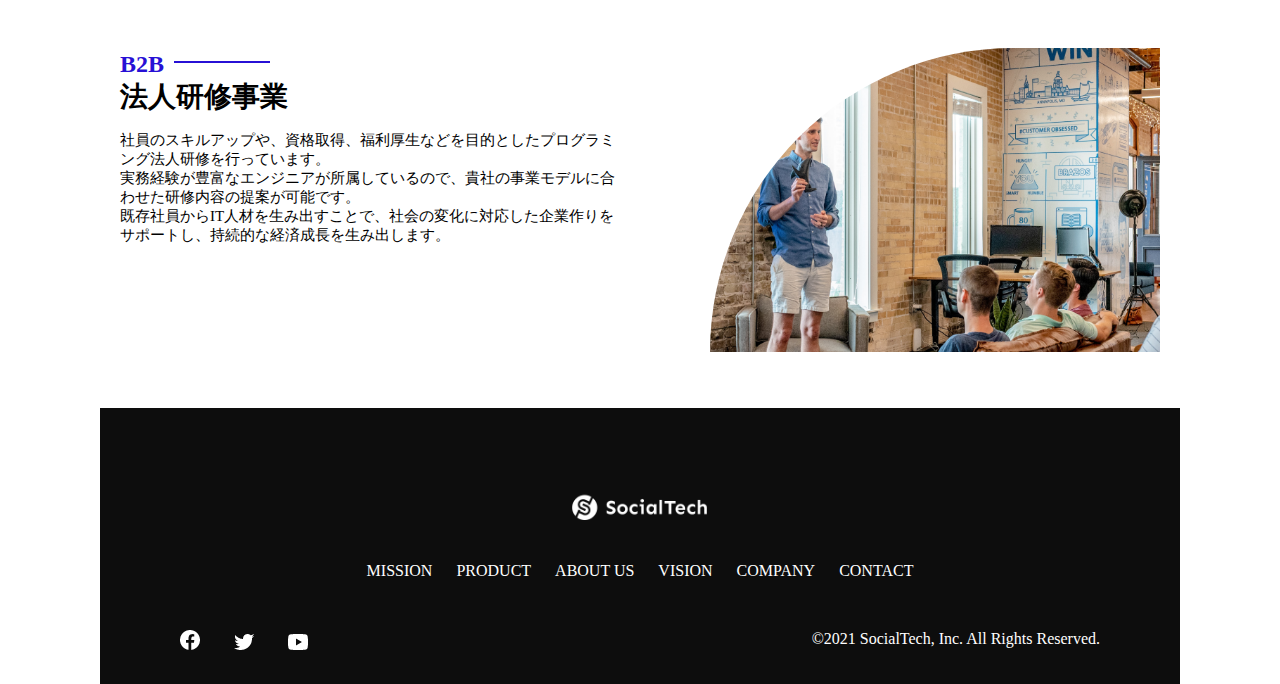
<file: product.html>
<!DOCTYPE html>
  <html>
  <head>
    <title>SocialTech -PRODUCT プロダクト-</title>
    <meta charset="utf-8">
    <meta name="description" content="SocialTechの4つのプロダクトを紹介します">
    <meta name="viewport" content="width=device-width, initial-scale=1.0">
    <link rel="stylesheet" href="style.css">
  </head>
  
  <body>
    <!-- ヘッダー -->
    <header>
      <!-- ロゴ -->
      <a href="index.html" id="logo"><img src="images/logo.png" alt="トップページに戻る"></a>
  
      <!-- PC用ナビゲーション -->
      <nav id="nav-pc">
        <a href="mission.html">MISSION</a>
        <a href="product.html">PRODUCT</a>
        <a href="index.html#aboutus">ABOUT US</a>
        <a href="index.html#vision">VISION</a>
        <a href="index.html#company">COMPANY</a>
        <a href="index.html#contact">CONTACT</a>
      </nav>
  
      <!-- スマホ用メニューボタン -->
      <img id="menu-sp" src="images/button-menu.png" alt="ナビゲーションを開く" onclick="document.getElementById('nav-sp').style.display = 'block'">
  
      <!-- スマホ用ナビゲーション -->
      <nav id="nav-sp">
        <img id="close" src="images/button-close.png" alt="ナビゲーションを閉じる" onclick="document.getElementById('nav-sp').style.display = 'none'">
        <a id="logo-sp" href="index.html" onclick="document.getElementById('nav-sp').style.display = 'none'"><img
            src="images/logo-sp.png" alt="トップページに戻る"></a>
        <a class="menu" href="mission.html" onclick="document.getElementById('nav-sp').style.display = 'none'">MISSION</a>
        <a class="menu" href="product.html" onclick="document.getElementById('nav-sp').style.display = 'none'">PRODUCT</a>
        <a class="menu" href="index.html#aboutus" onclick="document.getElementById('nav-sp').style.display = 'none'">ABOUT
          US</a>
        <a class="menu" href="index.html#vision"
          onclick="document.getElementById('nav-sp').style.display = 'none'">VISION</a>
        <a class="menu" href="index.html#company"
          onclick="document.getElementById('nav-sp').style.display = 'none'">COMPANY</a>
        <a class="menu" href="index.html#contact"
          onclick="document.getElementById('nav-sp').style.display = 'none'">CONTACT</a>
        <div id="sns">
          <a href="https://www.facebook.com/sejuku2013"><img src="images/button-facebook.png" alt="Facebookのリンク"></a>
          <a href="https://twitter.com/samuraijuku"><img src="images/button-twitter.png" alt="Twitterのリンク"></a>
          <a href="https://www.youtube.com/channel/UCCFOQO5aDK0xXam4cUQXT8g"><img src="images/button-youtube.png" alt="YouTubeのリンク"></a>
        </div>
      </nav>
    </header>
    <main>
      <article>
        <section id="product-main">
          <div id="product-title">
            <h1>PRODUCT</h1>
            <span>プロダクト</span>
            <div>TOP > PRODUCT</div>
          </div>
        </section>
        <section class="product-section1">
          <img src="images/product/product-mantoman.png" alt="PCでコードを書く男性">
          <div>
            <h2 class="product-h2">MAN TO MAN</h2>
            <h3 class="product-h3">プログラミング教育</h3>
            <p>
              2013年より日本で唯一の専属講師によるマンツーマンのプログラミングレッスンを開始。AI/人工知能コース・エンジニア転職コース・ウェブデザインコースを開設し、ICT教育全般のマンツーマン指導で誰もが生産的で働きがいのある職に付けるサポートをしています。
              私たちは、創業当初からプログラミングを教えるのみならず、人生を変える手助けがしたい。という想いを大切にしてきました。<br>ITに強くなりたい、エンジニアになりたい、アプリを作りたい。そんな方々の想いを一緒に叶えるスクールでありたい。と考えています。<br>小中高生や女性、障害者向けのプログラムも用意し、質の高いICT教育をみんなに届けることで、貧困や不平等が無くなる社会を目指します。
            </p>
          </div>
        </section>
        <section class="product-section2">
          <div>
            <h2 class="product-h2">MEDIA</h2>
            <h3 class="product-h3">プログラミング学習メディア</h3>
            <p>2015年より「SocialTech
              Blog」としてオウンドメディアを設立し、2020年現在月間600万PVの日本最大級のプログラミング学習サイトへと成長しました。<br>新たにYouTubeチャンネルも開設し、無料で挫折せずにプログラミングを学べることを目指して、各チャネルで学習情報をやさしく発信。<br>独学でエンジニアを目指す人には無料で良質な記事や動画コンテンツを提供し、短期間でキャリアチェンジしたい人はマンツーマンレッスンを選択できるよう、各々の要望に合わせた学習機会を創出しています。
            </p>
          </div>
          <img src="images/product/product-media.png" alt="スマートフォンを操作する人">
        </section>
        <section class="product-section1">
          <img src="images/product/product-career.png" alt="笑顔で話し合う2人の男性">
          <div>
            <h2 class="product-h2">CAREER</h2>
            <h3 class="product-h3">人材紹介事業</h3>
            <p>
              「誰もがエンジニアになれる」を叶えるため未経験からエンジニアへ転職するまでの全ての過程をサポートします。<br>エンジニア転職に特化した履歴書や職務経歴書の書き方、面接対策を行い、豊富な求人の中から最適なキャリア選択を支援。<br>転職希望者の目標に寄り添って強みやアピールポイントを整理し、転職活動を通して自身の成長を実感できるキャリア支援を行なっています。<br>
            </p>
          </div>
        </section>
        <section class="product-section2">
          <div>
            <h2 class="product-h2">B2B</h2>
            <h3 class="product-h3">法人研修事業</h3>
            <p>
              社員のスキルアップや、資格取得、福利厚生などを目的としたプログラミング法人研修を行っています。<br>実務経験が豊富なエンジニアが所属しているので、貴社の事業モデルに合わせた研修内容の提案が可能です。<br>既存社員からIT人材を生み出すことで、社会の変化に対応した企業作りをサポートし、持続的な経済成長を生み出します。
            </p>
          </div>
          <img src="images/product/product-b2b.png" alt="講演中の男性とそれを聴く人々">
        </section>
      </article>
      <footer>
        <div id="footer-logo">
          <img src="images/logo-sp.png" alt="SocialTech">
        </div>
        <div id="footer-link">
          <a href="mission.html">MISSION</a>
          <a href="product.html">PRODUCT</a>
          <a href="index.html#aboutus">ABOUT US</a>
          <a href="index.html#vision">VISION</a>
          <a href="index.html#company">COMPANY</a>
          <a href="index.html#contact">CONTACT</a>
        </div>
        <div id="sns-footer">
          <a href="https://www.facebook.com/sejuku2013"><img src="images/button-facebook.png" alt="Facebookのリンク"></a>
          <a href="https://twitter.com/samuraijuku"><img src="images/button-twitter.png" alt="Twitterのリンク"></a>
          <a href="https://www.youtube.com/channel/UCCFOQO5aDK0xXam4cUQXT8g"><img src="images/button-youtube.png" alt="YouTubeのリンク"></a>
          <span id="copyright">&copy;2021 SocialTech, Inc. All Rights Reserved. </span>
        </div>
      </footer>
    </main>
  </body>
  
  </html>
</file>
<file: style.css>
/*PC、スマホ共通スタイル*/
body {
  font-family: "Source Sans Pro", "Hiragino Kaku Gothic ProN"Arial, sans-serif;
}

p {
  font-size: 15px;
}

/*=================
  PC用のスタイル
  =================*/
  @media screen and (min-width: 768px) {
    /*　横幅設定　*/
    body {
      max-width: 1080px;
      min-width: 960px;
      margin: 0 auto 0 auto;
    }

    /*　ヘッダー　*/
    header {
      display: flex;
      justify-content: space-between;
    }

    /*　ナビゲーションのレイアウト　*/
    #nav-pc {
      text-align: right;
      font-size: 14px;
      padding-top: 15px;
    }

    /*　ナビゲーションのリンクの装飾設定　*/
    #nav-pc > a {
      text-decoration: none;
      margin-left: 20px;
    }
    #nav-pc > a:link {
      color: #0d0d0d;
    }
    #nav-pc > a:visited {
      color: #0d0d0d;
    }
    #nav-pc > a:hover {
      color: #0d0d0d;
      text-decoration: underline;
    }
    #nav-pc > a:active {
      color: #0d0d0d;
    }

    /*　スマホ用ナビを非表示　*/
    #nav-sp,
    #menu-sp {
      display: none;
    }
    /*　メインビジュアル　*/
    #main-visual {
      position: relative;
      height: 400px;
    }

    #main-message {
      position: absolute;
      top: 0;
      left: 0;
      background-color: #2710d5;
      color: #ffffff;
      border-radius: 0 0 476px 0;
      max-width: 620px;
      height: 100%;
      width: 100%;
      z-index: 11;
    }

    #main-message > h1 {
      font-size: 60px;
      font-weight: bold;
      margin: 100px 0 0 50px;
    }

    #main-message > p {
      font-size: 28px;
      margin: 0 0 0 50px;
    }

    #main-visual > img {
      max-width: 620px;
      border-radius: 476px 0 0 0;
      position: absolute;
      top: 0; 
      right: 0;
      z-index: 10;
    }

    /*　見出し　*/
    h2 {
      margin: 40px 0 0 0;
    }

    h2::after {
      content: url("images/line.png");
      margin-left: 10px;
    }
    
    h3 {
      font-size: 27px;
    }

    /*　ミッション　*/
    #mission {
      margin: 80px auto 80px auto;
      width: 100%;
    }

    #mission-flex {
      width: 100%;
      display: flex;
    }

    #mission-flex > div {
      width: 50%;
      margin: 20px;
    }

    #mission-photo {
      width: 100%;
    }

    #s2dgs {
      margin-top: 50px;
    }

    /*　プロダクト　*/
    #product {
      background-color: #fafafa;
      width: 100%;
      margin: 80px 0 80px 0;
      padding: 10px 40px 0px 40px;
    }

    /*　外枠　*/
    #product > div {
      margin-top: 40px;
      display: flex;
    }

    /* 左のカラム　*/
    #product-left {
      width: 50%;
      margin-right: 20px;
    }

    /*　右のカラム　*/
    #product-right {
      width: 50%;
      margin-left: 20px;
      margin-top: 80px;
    }

    /*　画像＋説明の枠　*/
    #product-left > div {
      position: relative;
      height: 480px;
      margin-right: 20px;
    }

    #product-right > div {
      position: relative;
      height: 480px;
      margin-left: 20px;
    }

    /*　画像　*/
    .product-photo {
      width: 100%;
    }

    /*　説明文の枠　*/
    .product-explain {
      background-color: #ffffff;
      position: absolute;
      left: 0;
      top: 280px;
      margin: 0 40px 0 40px;
      padding: 20px;
      box-shadow: 5px 5px 10px rgba(0,0,0,0.05);
    }

    /*　説明文の英語　*/
    .product-explain > span {
      color: #2710d5;
      font-weight: bold;
      font-size: 16px;
      margin: 0;
    }

    /*　説明文の見出し　*/
    .product-explain > h3 {
      margin: 5px 0 5px 0;
    }

    /*　説明文　*/
    .product-explain > p {
      margin: 0;
    }

    /*　「もっとみる」ボタン　*/
    #product-more {
      margin: 0 auto -42px auto;
    }

    /* ABOUT US */
    #aboutus {
      margin: 80px auto 80px auto;
    }

    /*　３つの組織文化と画像を入れる枠　*/
    #aboutus > div {
      display: flex;
    }

    /* 画像　*/
    .culture-img {
      width: 100%;
      align-self: flex-start;
    }

    .culture-img2 {
      margin-top: 50px;
      width: 100%;
    }

    /*　３つの組織文化の表　*/
    .culture-table {
      max-width: 500px;
      margin-right: 50px;
    }

    /*　番号　*/
    .culture-num {
      font-size: 80px;
      color: #2710d5;
      margin: 0 20px 0 0;
    }

    /* 組織文化英語　*/
    .culture-en {
      color: #2710d5;
      font-weight: bold;
      font-size: 24px;
      display: block;
    }

    /*　組織文化日本語　*/
    .culture-jp {
      font-size: 28px;
      font-weight: bold;
    }

    /* 説明文　*/
    .culture-desription {
      margin: 0;
    }
    
    /*　ビション　*/
    #vision {
      margin: 80px auto 80px auto;
    }

    /*　セクション内の外枠　*/
    #vision > div {
      width: 100%;
      display: flex;
      justify-content: space-between;
      flex-wrap: wrap;
    }

    /*　７つの行動指針の枠　*/
    .vision-box {
      width: 300px;
      height: 300px;
      margin-bottom: 30px;
      position: relative;
    }

    .vision-box > img {
      width: 100%;
      height: auto;
      position: absolute;
      top: 0;
      left: 0;
      z-index: 30;
    }

    .vision-box > span {
      position: absolute;
      top: 0;
      left: 0;
      z-index: 31;
      margin-right: 20px;
    }

    .vision-box > span > h4 {
      color: #2710d5;
      font-size: 19px;
      margin: 80px 0 0 0;
    }

    .vision-box > span > h4::first-letter {
      font-size: 40px;
    }

    .vision-box > span > h5 {
      font-size: 20px;
      margin: 0 0 0 0;
    }

    .vision-box > span > p {
      margin: 10px 0 0 0;
    }

    /*　会社概要　*/
    #company {
      margin: 80px auto 80px auto;
    }

    #company-table {
      width: 100%;
    }

    .tableheader {
      text-align: left;
      padding: 20px;
      border-bottom-color: #2710d5;
      border-bottom-width: 1px;
      border-bottom-style: solid;
      width: 100px;
    }

    .tableheader-first {
      text-align: left;
      padding: 20px;
      border-bottom-color: #2710d5;
      border-bottom-width: 1px;
      border-bottom-style: solid;
      border-top-color: #2710d5;
      border-top-width: 1px;
      border-top-style: solid;
      width: 100px;
    }

    .cell {
      padding: 30px;
      border-bottom-color: #ececec;
      border-bottom-width: 1px;
      border-bottom-style: solid;
    }

    .cell-first {
      padding: 30px;
      border-bottom-color: #ececec;
      border-bottom-width: 1px;
      border-bottom-style: solid;
      border-top-color: #ececec;
      border-top-width: 1px;
      border-top-style: solid;
    }

    #company > iframe {
      width: 100%;
      height: 368px;
      margin-top: 40px;
    }

    /*　お問い合わせ　*/
    #contact > form > div {
      display: flex;
      flex-direction: row;
      flex-wrap: wrap;
      padding-bottom: 30px;
    }

    /*　左列の見出し　*/
    .contact-heading {
      width: 240px;
      align-self: center;
    }

    /*　見出しのラベル　*/
    .contact-label {
      font-weight: bold;
    }

    /*　必須　*/
    .contact-span {
      color: #ce2222;
      margin: 0 0 0 20px;
      font-weight: bold;
    }

    /*　テキストボックス　*/
    .contact-textbox {
      border-top: 0;
      border-left: 0;
      border-right: 0;
      border-bottom-width: 1px;
      border-bottom-color: #707070;
      border-bottom-style: solid;
      background-color: #fafafa;
      width: 400px;
      height: 56px;
    }

    /*　お問合せ内容のテキストエリア　*/
    .contact-textarea {
      border-top: 0;
      border-left: 0;
      border-right: 0;
      border-bottom-width: 1px;
      border-bottom-color: #707070;
      border-bottom-style: solid;
      background-color: #fafafa;
      width: 400px;
      height: 200px;
    }

    /*　個人情報の取扱い　*/
    details {
      width: 700px;
    }
    details > div {
      background-color: #fafafa;
      padding: 20px;
    }
    details > div > span {
      font-weight: bold;
    }

    /*　フッター　*/
    footer {
      background-color: #0d0d0d;
      text-align: center;
      padding: 80px 80px 30px 80px;
    }

    #footer-logo {
      margin-bottom: 30px;
    }

    #footer-link {
      margin-bottom: 50px;
    }
    #footer-link > a {
      text-decoration: none;
      margin: 10px;
    }
    #footer-link > a:link {
      color: #ffffff;
    }
    #footer-link > a:visited {
      color: #ffffff;
    }
    #footer-link > a:hover {
      color: #ffffff;
      text-decoration: underline;
    }
    #footer-link > a:active {
      color: #ffffff;
    }

    #sns-footer {
      text-align: left;
      width: 100%;
    }

    #sns-footer > a {
      margin-right: 30px;
    }

    #copyright {
      color: #ffffff;
      float: right;
    }

    /* mission.html用スタイル　*/
    /* ミッションのメインビジュアル　*/
    #mission-main {
      height: 496px;
      width: 100%;
      background-image: url("images/mission/mission-main.png");
      background-repeat: no-repeat;
      background-position: center;
    }

    #mission-title {
      background-color: #2710d5;
      width: 368px;
      color: #ffffff;
      height: 496px;
      border-radius: 0 248px 248px 0;
      position: relative;
    }

    #mission-title > h1 {
      position: absolute;
      top: 0;
      left: 100px;
      font-size: 80px;
    }

    #mission-title > span {
      position: absolute;
      top: 200px;
      left: 100px;
      font-size: 26px;
    }

    #mission-title > div {
      position: absolute;
      top: 350px;
      left: 100px;
      font-size: 16px;
    }

    #mission-s2dgs {
      width: 100%;
      margin: 20px;
    }

    .mission-h2 {
      color: #2710d5;
      font-size: 40px;
    }

    .mission-h2::after {
      content: none;
    }

    #mission-5goals {
      margin: 20px;
      display: flex;
    }

    #mission-5goals > div {
      flex-grow: 1;
      padding: 20px;
    }

    #mission-5goals > div > div {
      margin-bottom: 40px;
    }

    .fivegoals-image-right {
      float: right;
      margin: 20px;
    }

    .fivegoals-image-left {
      float: left;
      margin: 20px;
    }

    .fivegoals-number {
      color: #2710d5;
      font-size: 48px;
      margin: 0;
    }

    .fivegoals-h3 {
      font-size: 28px;
      margin: 0;
    }

    .fivegoals-p {
      margin: 0;
    }

    /*　プロダクトページ　*/
  #product-main {
    height: 496px;
    width: 100%;
    background-image: url("images/product/product-main.png");
    background-repeat: no-repeat;
    background-position-y: center;
  }

  #product-title {
    background-color: #2710d5;
    width: 368px;
    color: #ffffff;
    height: 496px;
    border-radius: 0 248px 248px 0;
    position: relative;
  }
  #product-title > h1 {
    position: absolute;
    top: 0;
    left: 100px;
    font-size: 80px;
  }

  #product-title > span {
    position: absolute;
    top: 200px;
    left: 100px;
    font-size: 26px;
  }

  #product-title > div {
    position: absolute;
    top: 350px;
    left: 100px;
    font-size: 16px;
  }

  /*　セクション１　*/
  .product-section1 {
    position: relative;
    margin: 20px;
    height: 340px;
  }

  .product-section1 > img {
    position: absolute;
    top: 0;
    left: 0;
    width: 450px;
    margin: 0 40px 30px 0;
    border-radius: 0 432px 0 0;
  }

  .product-section1 > div {
    position: absolute;
    top: 0;
    left: 480px;
  }

  /* セクション2 */
  .product-section2 {
    position: relative;
    margin: 20px;
    height: 340px;
  }

  .product-section2 > img {
    position: absolute;
    top: 0;
    right: 0;
    width: 450px;
    margin: 0 0 30px 40px;
    border-radius: 432px 0 0 0;
  }

  .product-section2 > div {
    width: 500px;
    position: absolute;
    top: 0;
    left: 0;
  }

  .product-h2 {
    color: #2710d5;
    font-size: 24px;
    margin: 0;
  }

  .product-h3 {
    font-size: 28px;
    margin: 0;
  }
  }
  
  /*========================
  スマートフォン用のスタイル
  =========================*/
  @media screen and (max-width: 767px) {
    body {
      min-width: 375px;
      margin: 0;
    }

    /*　PCナビゲーション非表示　*/
    #nav-pc {
      display: none;
    }

    /*　ハンバーガーメニュー　*/
    #menu-sp {
      float: right;
      padding: 0;
    }

    /*　スマホ用ナビゲーションの表示切替　*/
    /*　初期状態、レイアウトと非表示設定　*/
    #nav-sp {
      background-color: #2710d5;
      position: absolute;
      left: 0;
      top: 0;
      height: 100%;
      width: 100%;
      display: none;
      z-index: 100;
    }

    /*　xボタン　*/
    #close {
      position: absolute;
      top: 20px;
      right: 20px;
    }

    /*　ナビゲーションメニュー用ロゴ　*/
    #logo-sp {
      margin: 80px 0 30px 20px;
    }

    /*　ナビゲーションのリンクの装飾設定　*/
    #nav-sp > a {
      display: block;
    }
    #nav-sp > a:link {
      color: #ffffff;
    }
    #nav-sp > a:visited {
      color: #ffffff;
    }
    #nav-sp > a:hover {
      color: #ffffff;
      text-decoration: underline;
    }
    #nav-sp > a:active {
      color: #ffffff;
    }
    #nav-sp > .menu {
      text-decoration: none;
      display: block;
      margin: 0 20px 0 20px;
      height: 44px;
      font-size: 16px;
      background-image: url("images/arrow.png");
      background-repeat: no-repeat;
      background-position: right top;
    }
    #sns {
      position: absolute;
      bottom: 20px;
      left: 20px;
    }
    #sns > a {
      margin-right: 30px;
    }

    /*　メインビジュアル　*/
    #main-visual {
      position: relative;
      height: 470px;
      width: 100%;
      overflow: hidden;
    }
    #main-visual > div {
      position: absolute;
      top: 0;
      left: 0;
      background-color: #2710d5;
      color: white;
      border-radius: 0 0 476px 0;
      text-align: center;
      height: 280px;
      width: 100%;
      z-index: 11;
    }
    #main-visual > div > h1 {
      font-size: 28px;
      margin: 90px 0 0 0;
    }

    #main-visual > div > p {
      margin: 0;
    }

    #main-visual > img {
      width: 100%;
      border-radius: 476px 0 0 0;
      z-index: 10;
      position: absolute;
      bottom: 0;
      right: 0;
    }

    /*　見出し　*/
    h2::after {
      content: url("images/line.png");
      margin-left: 10px;
    }

    h3 {
      font-size: 24px;
      margin: 10px 0 0 0;
    }

    /*　ミッション　*/
    #mission {
      margin: 20px;
    }

    #mission-photo {
      width: 100%;
    }

    #s2dgs {
      width: 100%;
    }

    /*　プロダクト　*/
    #product {
      background-color: #fafafa;
      padding-top: 10px;
    }

    #product h2 {
      margin-left: 20px;
    }

    /*　外枠　*/
    /*　左右のカラム　スマホでは縦並び　*/
    #product-left,
    #product-right {
      margin-right: 20px;
      margin-left: 20px;
    }

    /*　画像＋説明の枠　*/
    #product-left > div,
    #product-right > div {
      position: relative;
      height: 540px;
    }

    /*　説明文の枠　*/
    .product-explain {
      background-color: #ffffff;
      position: absolute;
      left: 0;
      bottom: 50px;
      padding: 20px;
      box-shadow: 5px 5px 10px raba(0,0,0,0.05);
    }

    .product-explain > span {
      color: #2710d5;
      font-weight: bold;
      font-size: 16px;
      margin: 0px;
    }

    .product-explain > h3 {
      margin: 10px 0 10px 0;
    }

    /*　画像　*/
    .product-photo {
      width: 100%;
    }

    #product-more > img {
      margin: 0 0 -42px 20px;
    }

    /* ABOUT US */
    #aboutus {
      margin: 80px 20px 80px 20px;
    }

    #aboutus > div {
      display: flex;
      flex-direction: column;
    }

    #aboutus > div {
      display: flex;
      flex-direction: column;
    }
  
    .culture-table {
      width: 100%;
      padding-right: 20px;
      order: 2;
    }
    .culture-img {
      width: 100%;
      order: 1;
    }
  
    .culture-img2 {
      width: 100%;
    }

    .culture-num {
      font-size: 80px;
      color: #2710d5;
    }
  
    .culture-en {
      color: #2710d5;
      font-weight: bold;
      font-size: 24px;
      display: block;
    }
  
    .culture-jp {
      display: block;
    }
  
    .culture-description {
      margin: 0;
    }

    /* ビジョン */
   #vision {
    margin: 80px 20px 80px 20px;
  }

  .vision-box {
    width: 300px;
    height: 300px;
    margin-bottom: 30px;
    position: relative;
  }

  .vision-box > img {
    width: 100%;
    height: auto;
    position: absolute;
    top: 0;
    left: 0;
    z-index: 30;
  }

  .vision-box > span {
    position: absolute;
    top: 0;
    left: 0;
    z-index: 31;
    margin-right: 20px;
  }

  .vision-box > span > h4 {
    color: #2710d5;
    font-size: 19px;
    margin: 60px 0 0 0;
  }

  .vision-box > span > h5 {
    font-size: 20px;
    margin: 0 0 0 0;
  }
  .vision-box > span > p {
    margin: 10px 0 0 0;
  }

  /* 会社概要 */
  #company {
    margin: 0 20px 0 20px;
  }

  #company > h3 {
    margin-bottom: 20px;
  }

  #company > table {
    width: 100%;
  }

  .tableheader-first {
    text-align: left;
    padding: 20px;
    border-bottom-color: #2710d5;
    border-bottom-width: 1px;
    border-bottom-style: solid;
    border-top-color: #2710d5;
    border-top-width: 1px;
    border-top-style: solid;
    width: 50px;
  }
  .tableheader {
    text-align: left;
    padding: 20px;
    border-bottom-color: #2710d5;
    border-bottom-width: 1px;
    border-bottom-style: solid;
    width: 50px;
  }

  .cell {
    padding: 20px;
    border-bottom-color: #ececec;
    border-bottom-width: 1px;
    border-bottom-style: solid;
  }
  .cell-first {
    padding: 20px;
    border-bottom-color: #ececec;
    border-bottom-width: 1px;
    border-bottom-style: solid;
    border-top-color: #ececec;
    border-top-width: 1px;
    border-top-style: solid;
  }

  #company > iframe {
    width: 100%;
    height: 240px;
    margin: 40px 0 0 0;
  }

  /* お問い合わせ */
  #contact {
    margin: 80px 20px 80px 20px;
  }

  #contact > h3 {
    margin-bottom: 20px;
  }

  #contact > form > div {
    margin-bottom: 20px;
  }

  .contact-heading {
    margin-bottom: 20px;
  }

  /*　ラベル　*/
  .contact-label {
    color: #ce2222;
    margin: 0 0 0 20px;
    font-weight: bold;
  }

  .contact-textbox {
    height: 56px;
    border-top: 0;
    border-left: 0;
    border-right: 0;
    background-color: #fafafa;
    border-bottom-color: #707070;
    border-bottom-width: 1px;
    border-style: solid;
    min-width: 300px;
    width: 100%;
  }

  .contact-textarea {
    height: 150px;
    border-top: 0;
    border-left: 0;
    border-right: 0;
    background-color: #fafafa;
    width: 100%;
  }

  .radiobtton {
    margin-bottom: 20px;
  }

  .radiobutton + label::after {
    content: "/A";
    white-space: pre;
  }

  /*　フッター　*/
  footer {
    background-color: #0d0d0d;
    padding: 30px 20px 50px 20px;
  }

  #footer-logo {
    margin-bottom: 30px;
  }

  #footer-link {
    margin-bottom: 50px;
  }
  #footer-link > a {
    text-decoration: none;
    margin: 0 20px 30px 0;
    display: block;
    background-image: url("images/arrow.png");
    background-repeat: no-repeat;
    background-position: right top;
  }
  #footer-link > a:link {
    color: #ffffff;
  }
  #footer-link > a:visited {
    color: #ffffff;
  }
  #footer-link > a:hover {
    color: #ffffff;
    text-decoration: underline;
  }
  #footer-link > a:active {
    color: #ffffff;
  }

  #sns-footer {
    display: block;
    width: 100%;
  }

  #sns-footer > a {
    margin-right: 30px;
  }

  #copyright {
    font-size: 12px;
    display: block;
    margin-top: 30px;
    color: #ffffff;
  }

  /* mission.html用スタイル */
  /*　ミッションのメインビジュアル　*/
  #mission-main {
    height: 256px;
    width: 100%;
    background-image: url("images/mission/mission-main.png");
    background-repeat: no-repeat;
    background-position-y: center;
    background-size: auto 208px;
  }

  #mission-title {
    background-color: #2710d5;
    width: 136px;
    color: #ffffff;
    height: 256px;
    border-radius: 0 248px 248px 0;
    position: relative;
  }

  #mission-title > h1 {
    position: absolute;
    top: 0;
    left: 20px;
    font-size: 40px;
  }

  #mission-title > span {
    position: absolute;
    top: 110px;
    left: 20px;
    font-size: 18px;
  }

  #mission-title > div {
    position: absolute;
    top: 180px;
    left: 20px;
    font-size: 13px;
  }

  /*　ミッションページS2DGsの設定　*/
  #mission-s2dgs {
    margin: 20px;
  }

  .mission-h2 {
    color: #2710d5;
    font-size: 38px;
    margin: 0px;
  }

  .mission-h2::after {
    content: none;
  }

  #mission-s2dgs > img {
    width: 100%;
  }

  /*　ミッションページ5Goalsの設定　*/
  #mission-5goals {
    margin: 20px;
  }

  #mission-5goals > div > div {
    margin-bottom: 40px;
  }

  #s2dgs-image {
    width: 100%;
  }

  .fivegoals-image-left {
    margin: 20px auto 20 auto;
    display: block;
  }

  .fivegoals-image-right {
    margin: 20px auto 20 auto;
    display: block;
  }

  .fivegoals-number {
    color: #2710d5;
    font-size: 48px;
    margin: 0;
  }

  .fivegoals-h3 {
    font-size: 28px;
    margin: 0;
  }

  .fivegoals-p {
    margin: 0;
  }

  /*　プロダクトページ　*/
  #product-main {
    height: 256px;
    width: 100%;
    background-image: url("images/product/product-main.png");
    background-repeat: no-repeat;
    background-position-y: center;
    background-size: auto 208px;
  }

  #product-title {
    background-color: #2710d5;
    width: 136px;
    color: #ffffff;
    height: 256px;
    border-radius: 0 248px 248px 0;
    position: relative;
  }
  #product-title > h1 {
    position: absolute;
    top: 0;
    left: 20px;
    font-size: 40px;
  }
  #product-title > span {
    position: absolute;
    top: 110px;
    left: 20px;
    font-size: 18px;
  }
  #product-title > div {
    position: absolute;
    top: 180px;
    left: 20px;
    font-size: 13px;
  }

  .product-section1 {
    margin: 20px;
  }

  .product-section1 > img {
    width: 100%;
    border-radius: 0 300px 0 0;
  }

  .product-section2 {
    margin: 20px;
    display: flex;
    flex-direction: column;
  }

  .product-section2 > img {
    order: 1;
    width: 100%;
    border-radius: 300px 0 0 0;
  }

  .product-section2 > div {
    order: 2;
  }

  .product-h2 {
    color: #2710d5;
    font-size: 24px;
    margin: 0;
  }

  .product-h3 {
    font-size: 28px;
    margin: 0;
  }
  }
</file>
